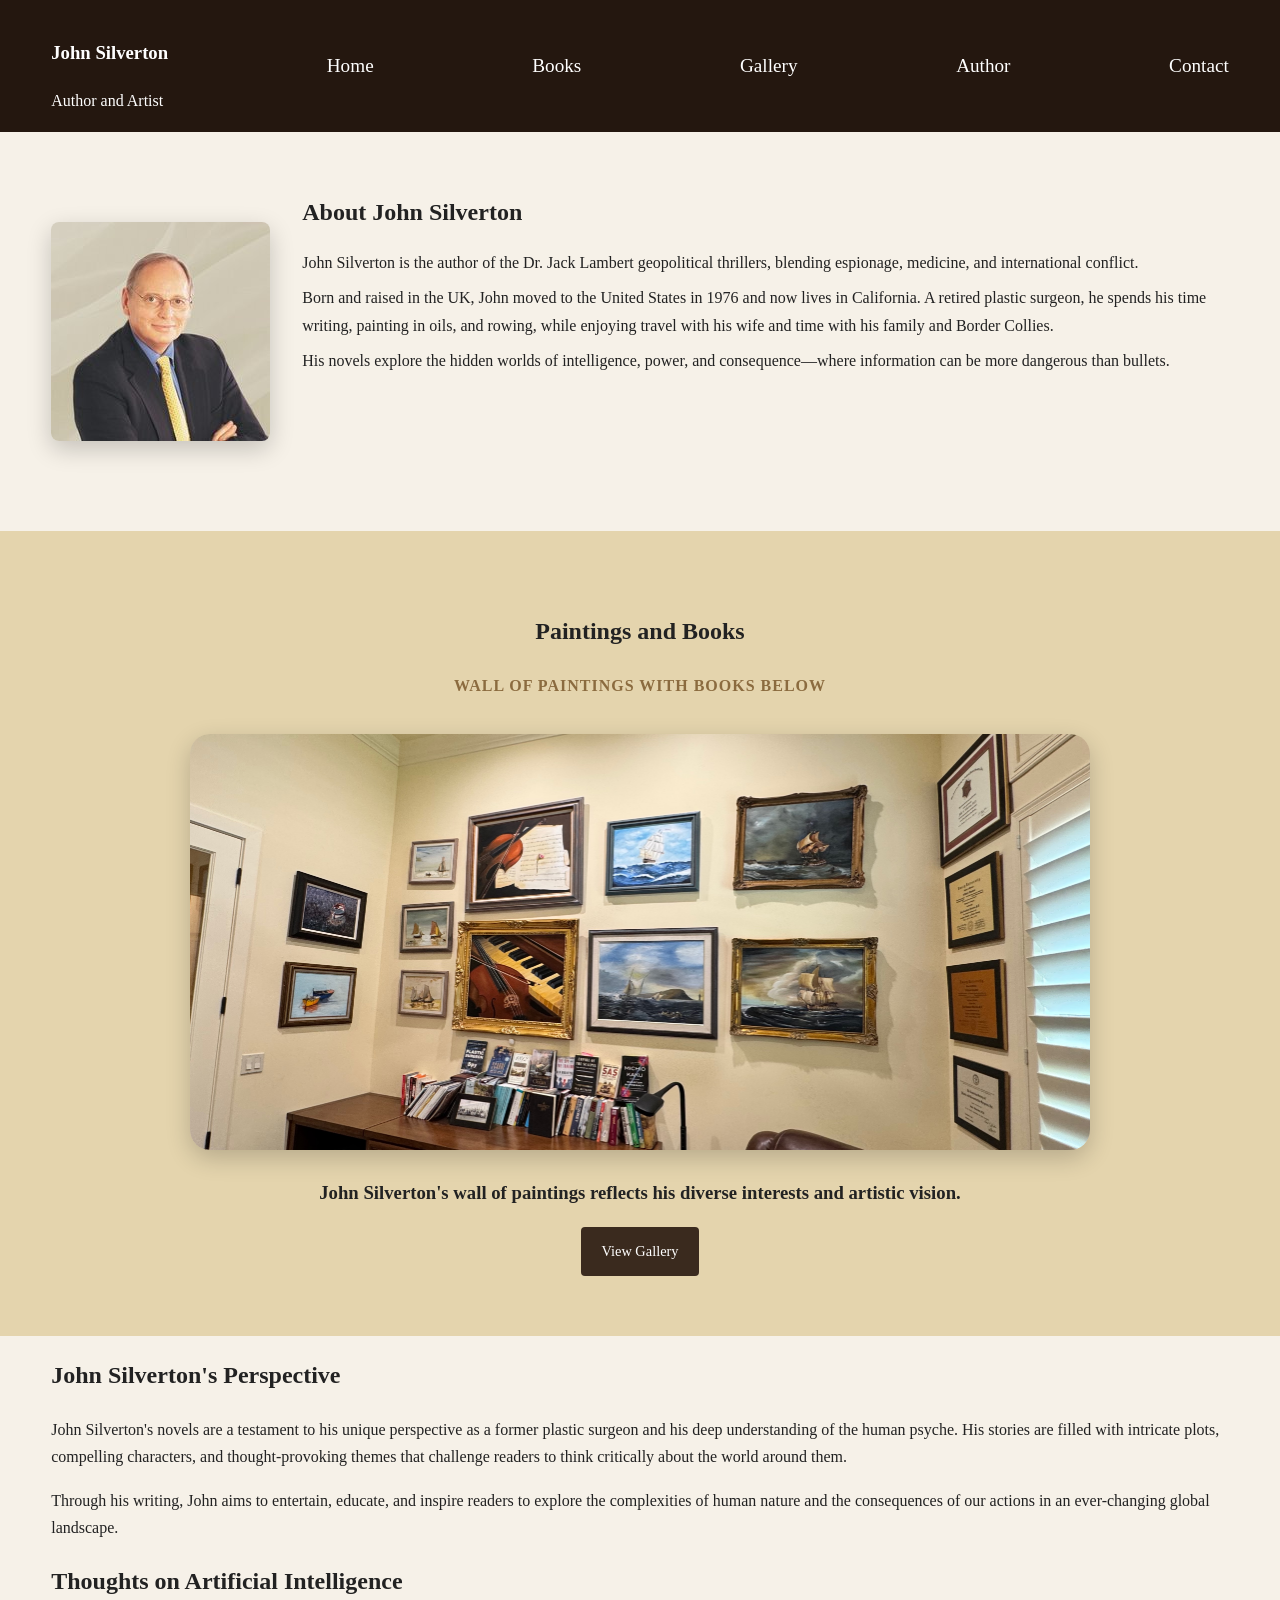
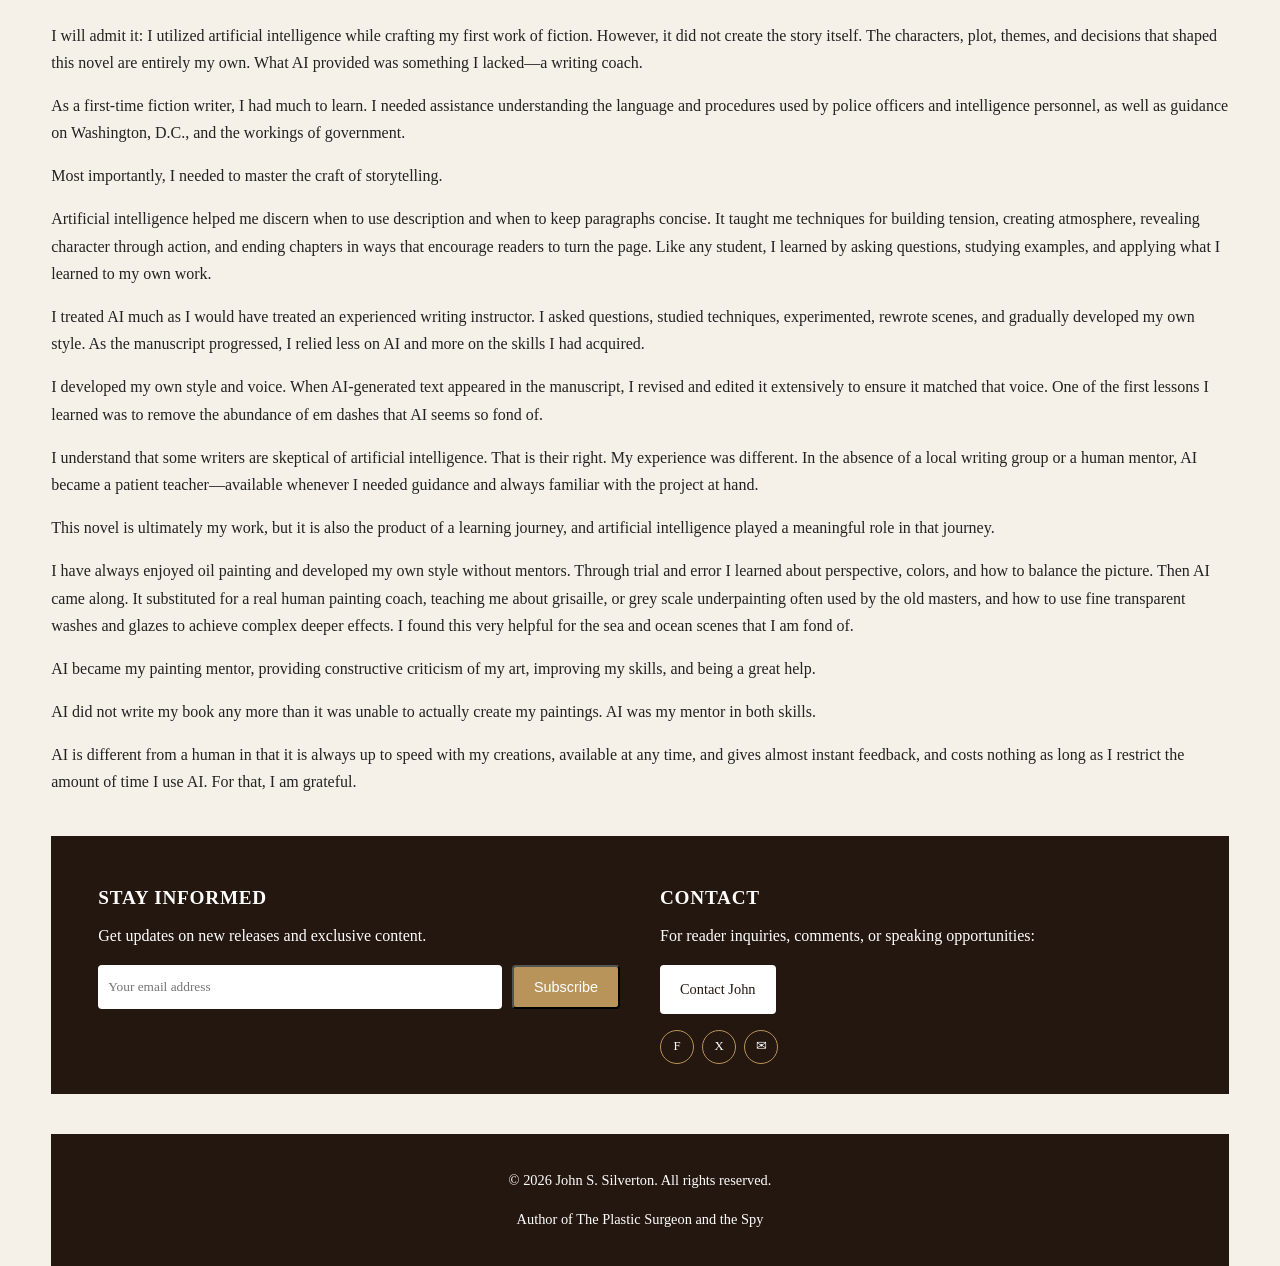
<file: author.html>
<!DOCTYPE html>
<html>
<head>
  <title>John Silverton</title>
  <meta name="viewport" content="width=device-width, initial-scale=1.0">
  <link rel="stylesheet" href="style.css">
</head>
<body>

<header>
  <div class="container nav">
    <div>
      <h3>John Silverton</h3>
      <div>Author and Artist</div>   
     
    </div>    
      <a href="index.html">Home</a>
      <a href="books.html">Books</a>
      <a href="gallery.html">Gallery</a>
      <a href="author.html">Author</a>
      <a href="contact.html">Contact</a>
    </nav>
  </div>
</header>

 
<section class="section">
  
  <div class="container author-layout">
    <div class="author-photo">
      <img src="Images/Silverton-picture.jpeg" alt="Author John Silverton">
    </div>

    <div class="author-text">
      <h1>About John Silverton</h1>

      <p>John Silverton is the author of the Dr. Jack Lambert geopolitical thrillers, blending espionage, medicine, and international conflict.</p>

      <p>Born and raised in the UK, John moved to the United States in 1976 and now lives in California. A retired plastic surgeon, he spends his time writing, painting in oils, and rowing, while enjoying travel with his wife and time with his family and Border Collies.</p>

      <p>His novels explore the hidden worlds of intelligence, power, and consequence—where information can be more dangerous than bullets.</p>
    </div>
  </div>
  
</section>


<section class="section-books-wall">

  <div class="container">

    <h2>Paintings and Books</h2>

    <p class="featured-label">
      Wall of paintings with books below
    </p>

    <div class="featured-painting-wall">

      <img src="Images/paintings/wall-photo.jpeg"
           alt="Wall of Paintings and books below"
           class="featured-painting-large">

    </div>

    <h3>
      John Silverton's wall of paintings reflects his diverse interests and artistic vision.
    </h3>

    <a href="gallery.html" class="btn btn-secondary">
      View Gallery
    </a>

  </div>

</section>

<section class="AI">
  <div class="container">

    <h2>John Silverton's Perspective</h2>

    <p>
      John Silverton's novels are a testament to his unique perspective as a former plastic surgeon and his deep understanding of the human psyche. His stories are filled with intricate plots, compelling characters, and thought-provoking themes that challenge readers to think critically about the world around them.
    </p>

    <p>
      Through his writing, John aims to entertain, educate, and inspire readers to explore the complexities of human nature and the consequences of our actions in an ever-changing global landscape.
    </p>

  </div>
<div
<section class="AI">
<div class="container">

    
      <h2>Thoughts on Artificial Intelligence</h2>

      <p>I will admit it: I utilized artificial intelligence while crafting my first work of fiction. However, it did not create the story itself. The characters, plot, themes, and decisions that shaped this novel are entirely my own. What AI provided was something I lacked—a writing coach.</p>

      <p>As a first-time fiction writer, I had much to learn. I needed assistance understanding the language and procedures used by police officers and intelligence personnel, as well as guidance on Washington, D.C., and the workings of government. </p> 

<p>Most importantly, I needed to master the craft of storytelling.</p> 

<p>Artificial intelligence helped me discern when to use description and when to keep paragraphs concise. It taught me techniques for building tension, creating atmosphere, revealing character through action, and ending chapters in ways that encourage readers to turn the page. Like any student, I learned by asking questions, studying examples, and applying what I learned to my own work.</p>

<p>I treated AI much as I would have treated an experienced writing instructor. I asked questions, studied techniques, experimented, rewrote scenes, and gradually developed my own style. As the manuscript progressed, I relied less on AI and more on the skills I had acquired.</p>

<p> I developed my own style and voice. When AI-generated text appeared in the manuscript, I revised and edited it extensively to ensure it matched that voice. One of the first lessons I learned was to remove the abundance of em dashes that AI seems so fond of.</p>

<p> I understand that some writers are skeptical of artificial intelligence. That is their right. My experience was different. In the absence of a local writing group or a human mentor, AI became a patient teacher—available whenever I needed guidance and always familiar with the project at hand.</p>

<p> This novel is ultimately my work, but it is also the product of a learning journey, and artificial intelligence played a meaningful role in that journey.</p>

<p> I have always enjoyed oil painting and developed my own style without mentors. Through trial and error I learned about perspective, colors, and how to balance the picture. Then AI came along. It substituted for a real human painting coach, teaching me about grisaille, or grey scale underpainting often used by the old masters, and how to use fine transparent washes and glazes to achieve complex deeper effects. I found this very helpful for the sea and ocean scenes that I am fond of.</p>

<p> AI became my painting mentor, providing constructive criticism of my art, improving my skills, and being a great help.</p>

<p> AI did not write my book any more than it was unable to actually create my paintings. AI was my mentor in both skills.</p>

<p> AI is different from a human in that it is always up to speed with my creations, available at any time, and gives almost instant feedback, and costs nothing as long as I restrict the amount of time I use AI. For that, I am grateful.</p>

   <section class="signup-strip">
  <div class="container signup-grid">

    <!-- Stay informed -->
    <div class="signup-column">
      <h2>Stay Informed</h2>
      <p>Get updates on new releases and exclusive content.</p>

      <form class="signup-form" action="#" method="post">
        <input
          type="email"
          name="email"
          placeholder="Your email address"
          required
        >
        <button type="submit" class="btn btn-amazon">Subscribe</button>
      </form>
    </div>

    <!-- Contact -->
    <div class="signup-column signup-contact">
      <h2>Contact</h2>
      <p>For reader inquiries, comments, or speaking opportunities:</p>

     <p>
<a href="mailto:john@silverton.net" class="btn btn-secondary">
  Contact John
</a>
</p>

      <div class="signup-social">
        <span class="social-icon">F</span>
        <span class="social-icon">X</span>
        <span class="social-icon">✉</span>
      </div>
    </div>

  </div>
</section>
<footer>


<div class="container">

    <p>© 2026 John S. Silverton. All rights reserved.</p>

    <p>
      Author of The Plastic Surgeon and the Spy
    </p>


</div>
</footer>


</body>
</html>
</file>
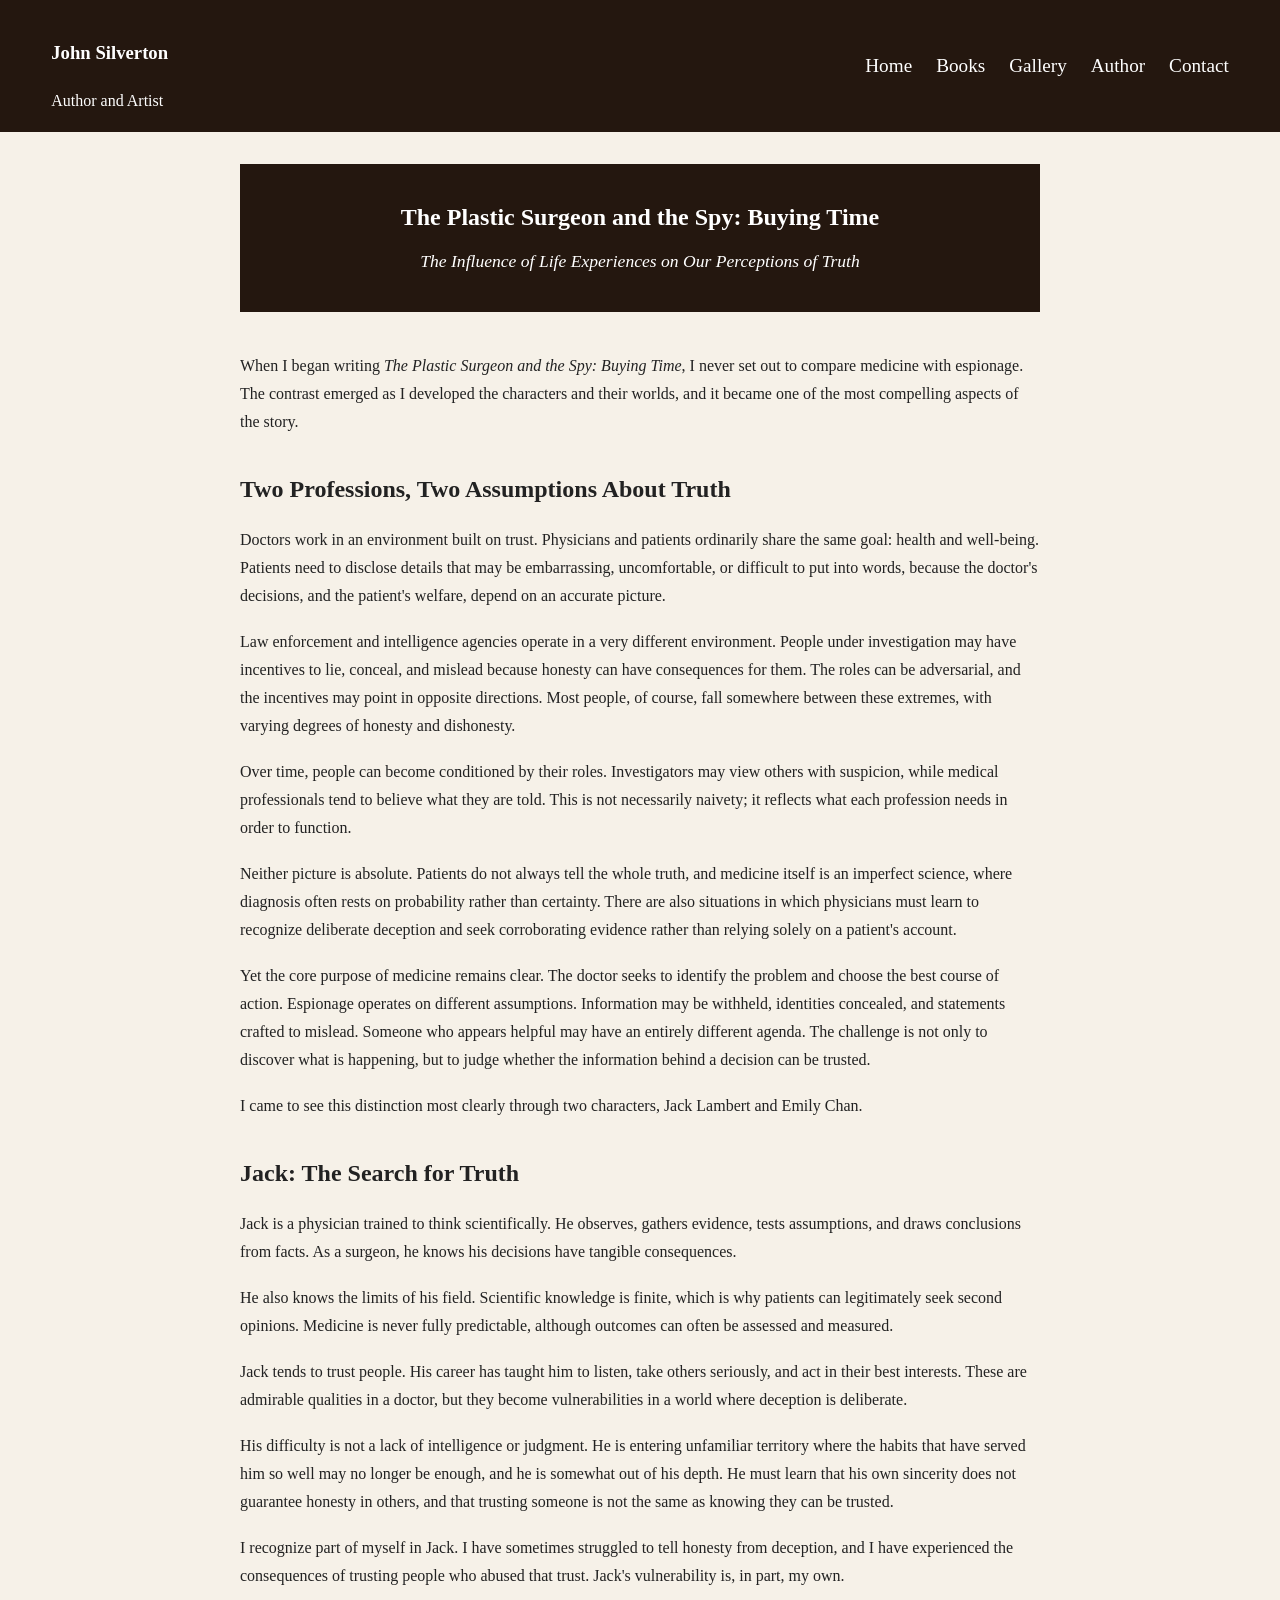
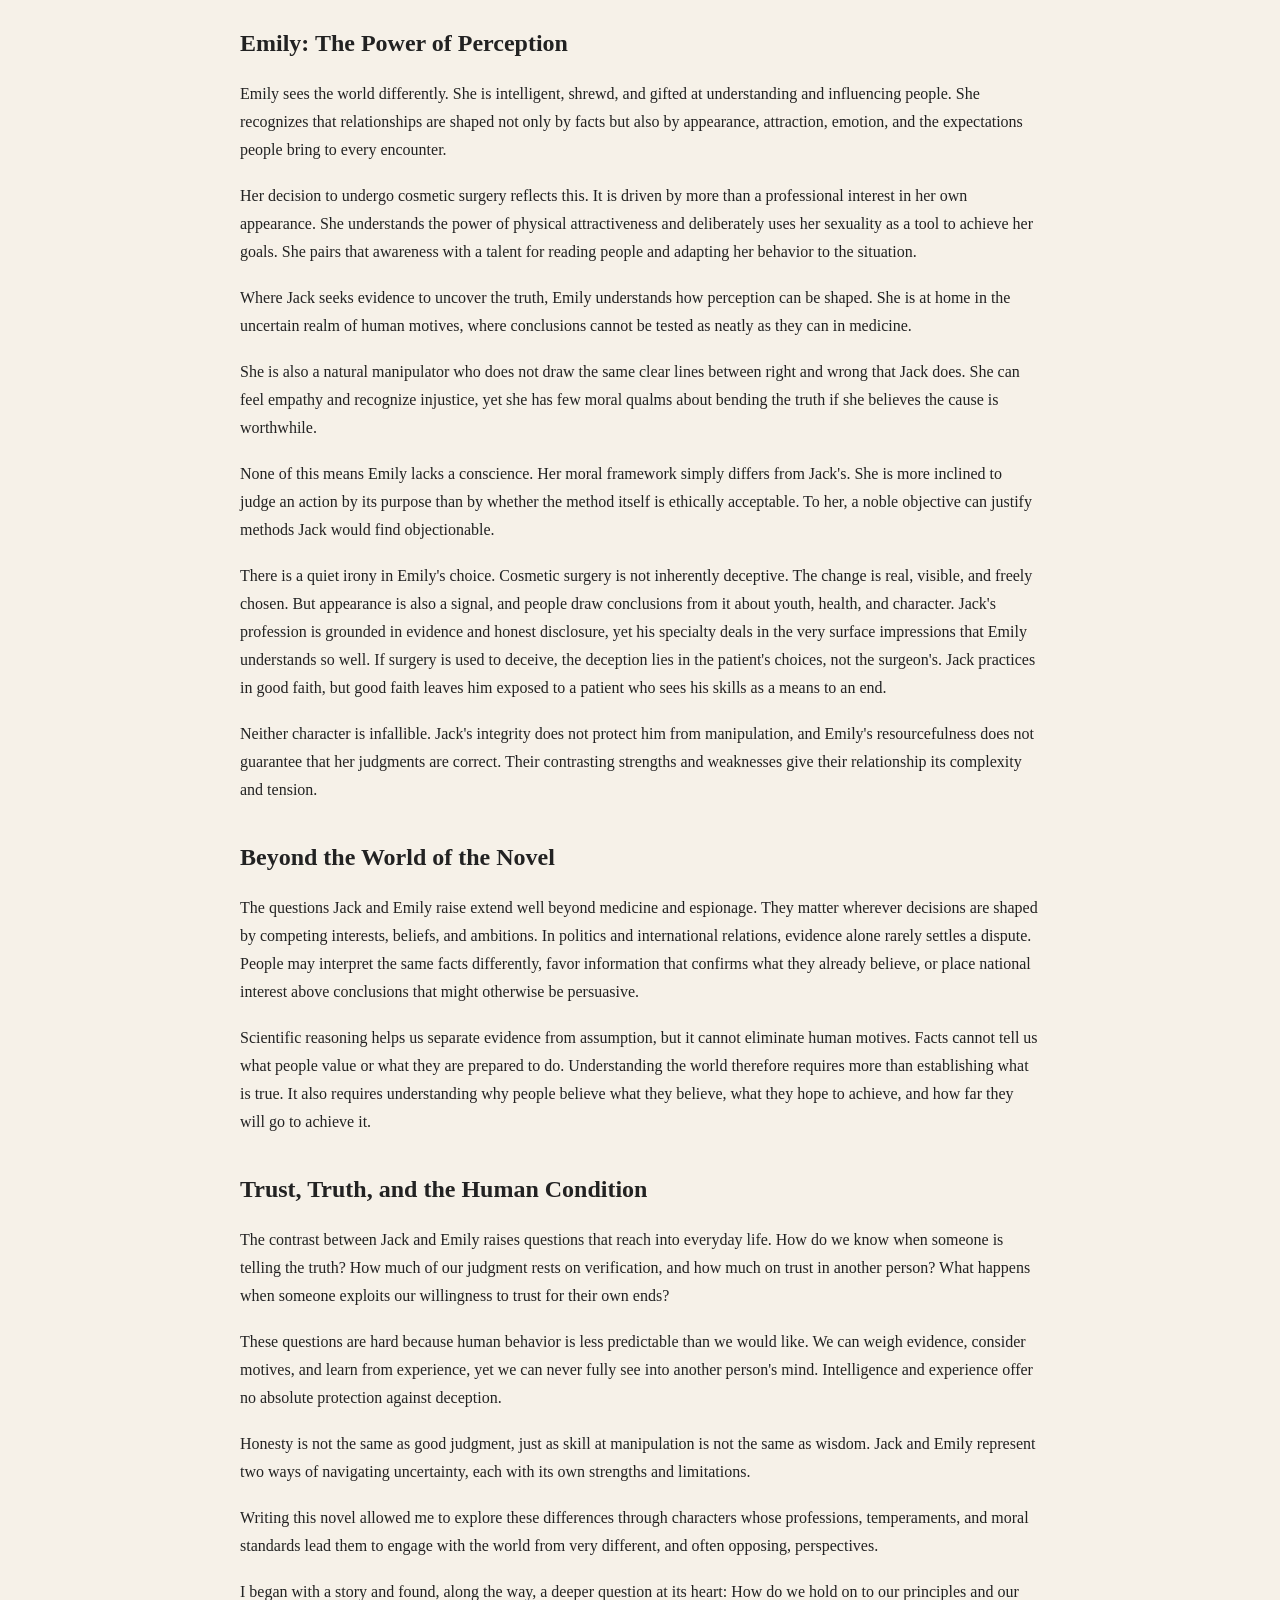
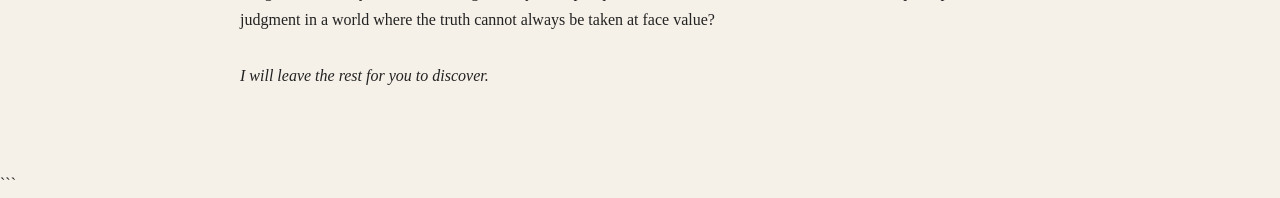
<file: buying-time.html>
<!DOCTYPE html>
<html lang="en">
<head>
  <meta charset="UTF-8">
  <title>Buying Time | John Silverton</title>
  <meta name="viewport" content="width=device-width, initial-scale=1.0">
  <link rel="stylesheet" href="style.css">
</head>
<body>

<header>
  <div class="container nav">
    <div>
      <h3>John Silverton</h3>
      <div>Author and Artist</div>
    </div>

    <nav>
      <a href="index.html">Home</a>
      <a href="books.html">Books</a>
      <a href="gallery.html">Gallery</a>
      <a href="author.html">Author</a>
      <a href="contact.html">Contact</a>
    </nav>
  </div>
</header>


<main class="container">
  <article class="essay">
    <header class="essay-header">
      <h1>The Plastic Surgeon and the Spy: Buying Time</h1>
      <p class="essay-subtitle">
        The Influence of Life Experiences on Our Perceptions of Truth
      </p>
    </header>

    <section>
      
      <p>
        When I began writing <em>The Plastic Surgeon and the Spy:
        Buying Time</em>, I never set out to compare medicine with
        espionage. The contrast emerged as I developed the characters
        and their worlds, and it became one of the most compelling
        aspects of the story.    
      </p>

      <h2>Two Professions, Two Assumptions About Truth</h2>

      <p>
        Doctors work in an environment built on trust. Physicians
        and patients ordinarily share the same goal: health and
        well-being. Patients need to disclose details that may be
        embarrassing, uncomfortable, or difficult to put into words,
        because the doctor's decisions, and the patient's welfare,
        depend on an accurate picture.
      </p>

      <p>
        Law enforcement and intelligence agencies operate in a very
        different environment. People under investigation may have
        incentives to lie, conceal, and mislead because honesty can
        have consequences for them. The roles can be adversarial,
        and the incentives may point in opposite directions. Most
        people, of course, fall somewhere between these extremes,
        with varying degrees of honesty and dishonesty.
      </p>

      <p>
        Over time, people can become conditioned by their roles.
        Investigators may view others with suspicion, while medical
        professionals tend to believe what they are told. This is
        not necessarily naivety; it reflects what each profession
        needs in order to function.
      </p>

      <p>
        Neither picture is absolute. Patients do not always tell
        the whole truth, and medicine itself is an imperfect
        science, where diagnosis often rests on probability rather
        than certainty. There are also situations in which
        physicians must learn to recognize deliberate deception
        and seek corroborating evidence rather than relying solely
        on a patient's account.
      </p>

      <p>
        Yet the core purpose of medicine remains clear. The doctor
        seeks to identify the problem and choose the best course
        of action. Espionage operates on different assumptions.
        Information may be withheld, identities concealed, and
        statements crafted to mislead. Someone who appears helpful
        may have an entirely different agenda. The challenge is
        not only to discover what is happening, but to judge
        whether the information behind a decision can be trusted.
      </p>

      <p>
        I came to see this distinction most clearly through two
        characters, Jack Lambert and Emily Chan.
      </p>
    </section>

    <section>
      <h2>Jack: The Search for Truth</h2>

      <p>
        Jack is a physician trained to think scientifically. He
        observes, gathers evidence, tests assumptions, and draws
        conclusions from facts. As a surgeon, he knows his decisions
        have tangible consequences.
      </p>

      <p>
        He also knows the limits of his field. Scientific knowledge
        is finite, which is why patients can legitimately seek
        second opinions. Medicine is never fully predictable,
        although outcomes can often be assessed and measured.
      </p>

      <p>
        Jack tends to trust people. His career has taught him to
        listen, take others seriously, and act in their best
        interests. These are admirable qualities in a doctor, but
        they become vulnerabilities in a world where deception
        is deliberate.
      </p>

      <p>
        His difficulty is not a lack of intelligence or judgment.
        He is entering unfamiliar territory where the habits that
        have served him so well may no longer be enough, and he is
        somewhat out of his depth. He must learn that his own
        sincerity does not guarantee honesty in others, and that
        trusting someone is not the same as knowing they can be
        trusted.
      </p>

      <p>
        I recognize part of myself in Jack. I have sometimes
        struggled to tell honesty from deception, and I have
        experienced the consequences of trusting people who
        abused that trust. Jack's vulnerability is, in part,
        my own.
      </p>
    </section>

    <section>
      <h2>Emily: The Power of Perception</h2>

      <p>
        Emily sees the world differently. She is intelligent,
        shrewd, and gifted at understanding and influencing people.
        She recognizes that relationships are shaped not only by
        facts but also by appearance, attraction, emotion, and
        the expectations people bring to every encounter.
      </p>

      <p>
        Her decision to undergo cosmetic surgery reflects this.
        It is driven by more than a professional interest in her
        own appearance. She understands the power of physical
        attractiveness and deliberately uses her sexuality as
        a tool to achieve her goals. She pairs that awareness
        with a talent for reading people and adapting her behavior
        to the situation.
      </p>

      <p>
        Where Jack seeks evidence to uncover the truth, Emily
        understands how perception can be shaped. She is at home
        in the uncertain realm of human motives, where conclusions
        cannot be tested as neatly as they can in medicine.
      </p>

      <p>
        She is also a natural manipulator who does not draw the
        same clear lines between right and wrong that Jack does.
        She can feel empathy and recognize injustice, yet she has
        few moral qualms about bending the truth if she believes
        the cause is worthwhile.
      </p>

      <p>
        None of this means Emily lacks a conscience. Her moral
        framework simply differs from Jack's. She is more inclined
        to judge an action by its purpose than by whether the
        method itself is ethically acceptable. To her, a noble
        objective can justify methods Jack would find objectionable.
      </p>

      <p>
        There is a quiet irony in Emily's choice. Cosmetic surgery
        is not inherently deceptive. The change is real, visible,
        and freely chosen. But appearance is also a signal, and
        people draw conclusions from it about youth, health, and
        character. Jack's profession is grounded in evidence and
        honest disclosure, yet his specialty deals in the very
        surface impressions that Emily understands so well.
        If surgery is used to deceive, the deception lies in
        the patient's choices, not the surgeon's. Jack practices
        in good faith, but good faith leaves him exposed to a
        patient who sees his skills as a means to an end.
      </p>

      <p>
        Neither character is infallible. Jack's integrity does
        not protect him from manipulation, and Emily's
        resourcefulness does not guarantee that her judgments
        are correct. Their contrasting strengths and weaknesses
        give their relationship its complexity and tension.
      </p>
    </section>

    <section>
      <h2>Beyond the World of the Novel</h2>

      <p>
        The questions Jack and Emily raise extend well beyond
        medicine and espionage. They matter wherever decisions
        are shaped by competing interests, beliefs, and ambitions.
        In politics and international relations, evidence alone
        rarely settles a dispute. People may interpret the same
        facts differently, favor information that confirms what
        they already believe, or place national interest above
        conclusions that might otherwise be persuasive.
      </p>

      <p>
        Scientific reasoning helps us separate evidence from
        assumption, but it cannot eliminate human motives.
        Facts cannot tell us what people value or what they are
        prepared to do. Understanding the world therefore
        requires more than establishing what is true. It also
        requires understanding why people believe what they
        believe, what they hope to achieve, and how far they
        will go to achieve it.
      </p>
    </section>

    <section>
      <h2>Trust, Truth, and the Human Condition</h2>

      <p>
        The contrast between Jack and Emily raises questions
        that reach into everyday life. How do we know when
        someone is telling the truth? How much of our judgment
        rests on verification, and how much on trust in another
        person? What happens when someone exploits our willingness
        to trust for their own ends?
      </p>

      <p>
        These questions are hard because human behavior is less
        predictable than we would like. We can weigh evidence,
        consider motives, and learn from experience, yet we can
        never fully see into another person's mind. Intelligence
        and experience offer no absolute protection against
        deception.
      </p>

      <p>
        Honesty is not the same as good judgment, just as skill
        at manipulation is not the same as wisdom. Jack and Emily
        represent two ways of navigating uncertainty, each with
        its own strengths and limitations.
      </p>

      <p>
        Writing this novel allowed me to explore these differences
        through characters whose professions, temperaments, and
        moral standards lead them to engage with the world from
        very different, and often opposing, perspectives.
      </p>

      <p>
        I began with a story and found, along the way, a deeper
        question at its heart: How do we hold on to our principles
        and our judgment in a world where the truth cannot always
        be taken at face value?
      </p>

      <p class="essay-ending">
        I will leave the rest for you to discover.
      </p>
    </section>
  </article>
</main>


</body>
</html>
```
</file>
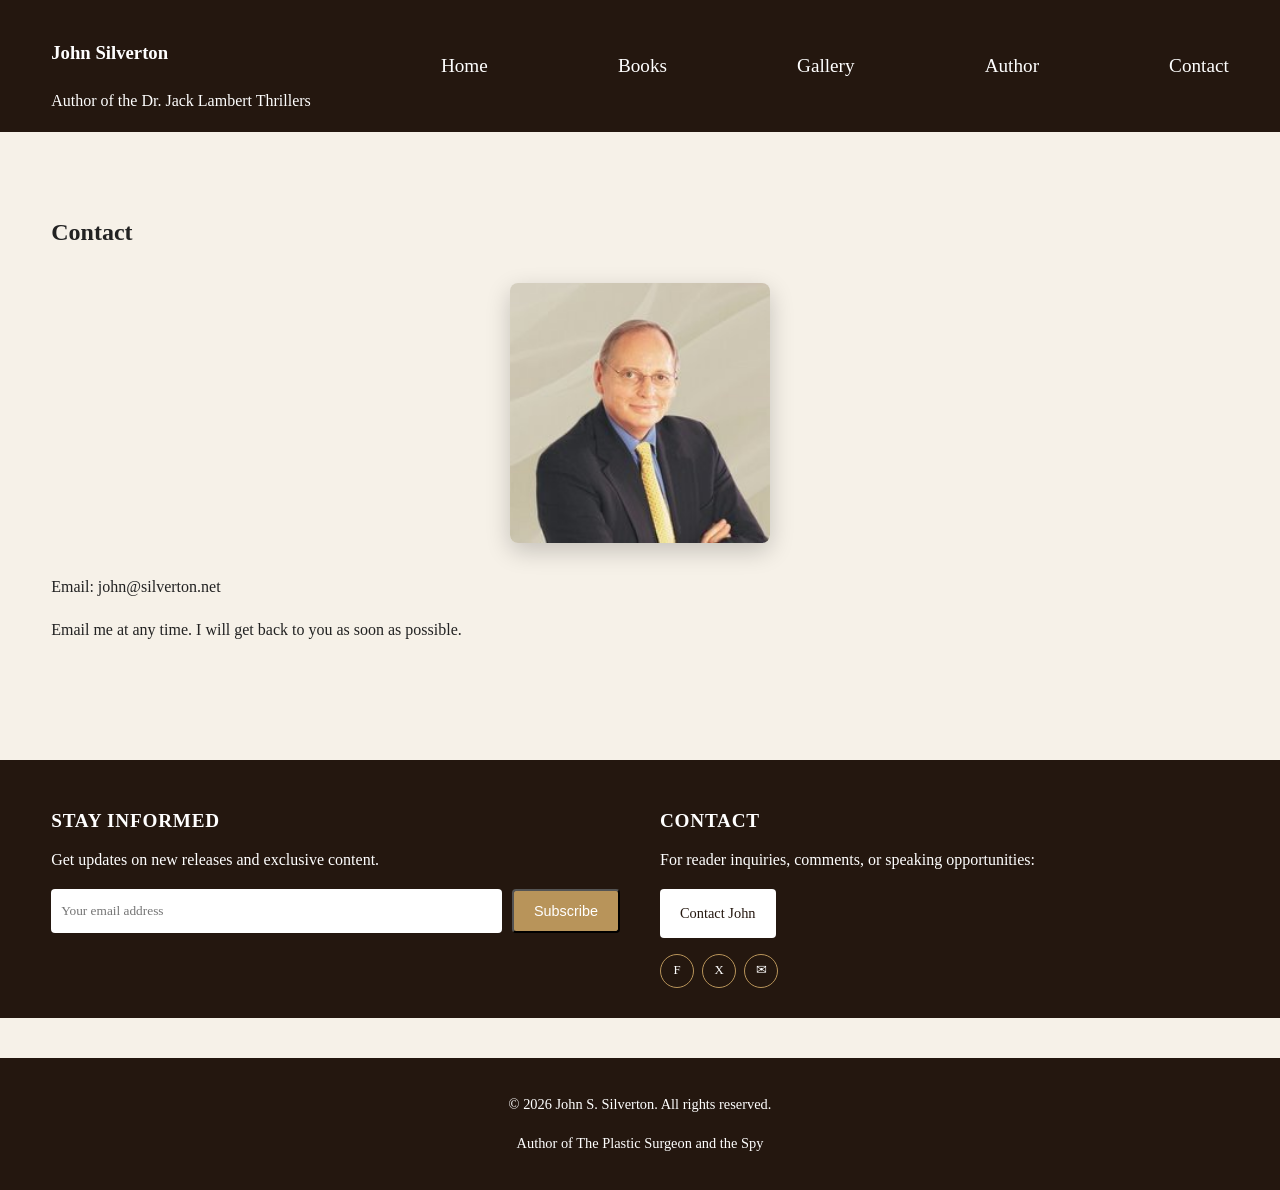
<file: contact.html>
<!DOCTYPE html>
<html>
<head>
  <title>John Silverton</title>
  <meta name="viewport" content="width=device-width, initial-scale=1.0">
  <link rel="stylesheet" href="style.css">
</head>
<body>

<header>
  <div class="container nav">
    <div>
      <h3>John Silverton</h3>
      <div>Author of the Dr. Jack Lambert Thrillers</div>
    </div>    
      <a href="index.html">Home</a>
      <a href="books.html">Books</a>
      <a href="gallery.html">Gallery</a>
      <a href="author.html">Author</a>
      <a href="contact.html">Contact</a>
    </nav>
  </div>
</header>
  
  <section class='section'><div class='container'><h2>Contact</h2>
    <div class="author-photo">
      <img src="Images/Silverton-picture.jpeg" alt="Author John Silverton">
    </div>

    <p>Email: john@silverton.net</p>

    <p>Email me at any time. I will get back to you as soon as possible.</p>


  </section>

<section class="signup-strip">
  <div class="container signup-grid">

    <!-- Stay informed -->
    <div class="signup-column">
      <h2>Stay Informed</h2>
      <p>Get updates on new releases and exclusive content.</p>

      <form class="signup-form" action="#" method="post">
        <input
          type="email"
          name="email"
          placeholder="Your email address"
          required
        >
        <button type="submit" class="btn btn-amazon">Subscribe</button>
      </form>
    </div>

    <!-- Contact -->
    <div class="signup-column signup-contact">
      <h2>Contact</h2>
      <p>For reader inquiries, comments, or speaking opportunities:</p>

     <p>
<a href="mailto:john@silverton.net" class="btn btn-secondary">
  Contact John
</a>
</p>

      <div class="signup-social">
        <span class="social-icon">F</span>
        <span class="social-icon">X</span>
        <span class="social-icon">✉</span>
      </div>
    </div>

  </div>
</section>
<footer>


<div class="container">

    <p>© 2026 John S. Silverton. All rights reserved.</p>

    <p>
      Author of The Plastic Surgeon and the Spy
    </p>


</div>
</footer>


</body>
</html>
</file>
<file: style.css>
body {
  margin: 0;
  font-family: Georgia, serif;
  background: #f6f1e8;
  color: #222;
  line-height: 1.7;
}

/* Header and navigation */
header {
  background: #24170f;
  color: #fff;
  padding: 18px 0;
}

footer {
  background: #24170f;
  color: #fff;
  padding: 20px;
  text-align: center;
  margin-top: 40px;
  font-size: 0.9rem;
}

.section {
  padding: 60px 0;
}

.container {
  width: 92%;
  max-width: 1200px;
  margin: auto;
}

.nav {
  display: flex;
  justify-content: space-between;
  align-items: center;
}

.nav a {
  color: #fff;
  text-decoration: none;
  margin-left: 20px;
  font-size: 1.2rem;        /* larger than default */
  padding: 6px 0;         /* vertical padding for touch targets */
}

/* Hero background section (image + text to the right) */
.hero {
    background-image: url('Images/Silverton-cozy-Library-scene.png');
    background-size: cover;
    background-position: center right;
    background-repeat: no-repeat;

    min-height: 700px;

    display: flex;
    align-items: center;

    position: relative;
}

/* Optional dark overlay for readability */
.hero::before {
  content: "";
  position: absolute;
  inset: 0;
  background: rgba(0, 0, 0, 0.25);
  z-index: 1;
}

/* Text box on top of the background */
.hero-content {
  position: relative;
  z-index: 2;

  max-width: 520px;
  margin-left: 40%;
  padding: 40px;

  background: rgba(0, 0, 0, 0.45);
  color: white;
  border-radius: 8px;
}

.hero h1 {
  font-size: 3rem;
  margin-bottom: 10px;
}

.hero .tagline {
  font-size: 1.4rem;
  margin-bottom: 20px;
}

/* Solid-color hero strip */
.hero-solid {
  background: #3a2a1e;
  color: #fff;
  padding: 100px 0;
}

.hero-solid h1 {
  font-size: 4rem;
  margin: 0;
}


/* Wall of books background */
.section-books-wall {
  background: #e4d4ad;   /* slightly darker / warmer */
  padding-top: 60px;
  padding-bottom: 60px;
}


/* Books page background */
.section-books {
  background: #e4d4ad;   /* slightly darker / warmer */
  padding-top: 60px;
  padding-bottom: 60px;
}

/* Author page layout */
.author-layout {
  display: flex;
  gap: 32px;
  align-items: flex-start;
  flex-wrap: wrap;
}

.author-photo img {
  max-width: 260px;
  width: 100%;
  height: auto;
  border-radius: 8px;
  margin: 30px auto;
  box-shadow: 0 8px 25px rgba(0,0,0,.20);
  display: block;
}

.author-text {
  flex: 1 1 260px;
}

.author-text h1 {
  margin-top: 0;
  margin-bottom: 16px;
}

.author-text p {
  margin: 8px 0;
}

/* Stack photo and text on small screens */
@media (max-width: 700px) {
  .author-layout {
    flex-direction: column;
  }

  .author-photo img {
    max-width: 100%;
  }
}

/* Cards container: lays out book cards in a grid */
.cards {
  display: grid;
  grid-template-columns: repeat(auto-fit, minmax(260px, 1fr));
  gap: 32px;
  margin-top: 32px;
}

/* Each book card */
.card {
  background: #fff;
  border: 1px solid #ddd;
  border-radius: 8px;
  padding: 24px;
  box-shadow: 0 4px 12px rgba(0, 0, 0, 0.06);
}

/* Book cover images inside cards */
.book-cover {
  width: 100%;
  max-width: 260px;
  height: auto;
  display: block;
  margin: 0 auto 16px;
}

/* Headings inside cards */
.card h2 {
  font-size: 1.4rem;
  margin: 8px 0;
}

.card h3 {
  font-size: 1.1rem;
  margin: 4px 0;
  color: #555;
}

.card h4 {
  font-size: 1rem;
  margin: 2px 0;
  color: #777;
}

/* Paragraphs inside cards */
.card p {
  margin: 8px 0;
}

/* Actions area (buttons under each book) */
.card-actions {
  margin-top: 16px;
  display: flex;
  flex-wrap: wrap;
  gap: 10px;
}

.card-actions .learn-more {
  flex-basis: 100%;
}

/* Base button style (shape and padding) */
.btn {
  display: inline-block;
  background: #b8945a;   /* default gold-ish primary */
  color: #fff;
  padding: 12px 20px;
  text-decoration: none;
  border-radius: 4px;
  font-size: 0.9rem;
}

/* Amazon-style primary button */
.btn-amazon {
  background: #ff9900;
  color: #111;
}

/* Dark blue secondary buttons */
.btn-secondary {
  background: #1f3b5c;   /* deep blue */
  color: #fff;
  border: none;
}

/* Optional hover for all buttons */
.btn:hover,
.btn-amazon:hover,
.btn-secondary:hover {
  filter: brightness(1.05);
}

.featured-book {
  background: #f7f4ef;
  padding: 80px 0;
}

.featured-book-container {
  max-width: 1100px;
  margin: 0 auto;

  display: flex;
  align-items: center;
  gap: 50px;

  padding: 0 20px;
}

.featured-book-cover img {
  width: 280px;

  border-radius: 6px;

  box-shadow: 0 8px 25px rgba(0,0,0,.25);
}

.featured-book-text {
  flex: 1;
}

.featured-label {
  color: #8b6b3f;

  font-weight: bold;

  letter-spacing: 1px;

  text-transform: uppercase;

  margin-bottom: 10px;
}

.featured-book h2 {
  font-size: 2.5rem;

  margin-top: 0;

  margin-bottom: 20px;
}

.featured-tagline {
  font-size: 1.25rem;

  font-style: italic;

  margin-bottom: 20px;
}

.featured-painting-small {
  width: 280px;
  margin-top: 25px;

  border-radius: 6px;

  box-shadow: 0 8px 25px rgba(0,0,0,.20);
}

.featured-painting-large {
  width: 900px;
  margin-top: 25px;

  border-radius: 20px;

  box-shadow: 0 8px 25px rgba(0,0,0,.20);
}

.section-books-wall {
  text-align: center;
  padding: 60px 0;
}

.featured-painting-wall {
  text-align: center;
}

.featured-painting-large {
  width: 900px;
  max-width: 100%;
  height: auto;

  border-radius: 20px;

  box-shadow: 0 8px 25px rgba(0,0,0,.20);
}

.featured-painting {
  background: #efe8db;
  padding: 80px 0;
}

.featured-painting-container {
  max-width: 1100px;
  margin: 0 auto;

  display: flex;
  align-items: center;
  gap: 50px;

  padding: 0 20px;
}


.featured-painting-image img {
  width: 350px;
  max-width: 100%;

  border-radius: 6px;

  box-shadow: 0 8px 25px rgba(0,0,0,.25);
}

.featured-painting-text {
  flex: 1;
}

.featured-painting-text h2 {
  margin-top: 0;
  font-size: 2.4rem;
}

.section-series {
  background: #efe8db;
  padding: 50px 0;
  text-align: center;
}

/* Signup & contact strip */
.signup-strip {
  background: #24170f;           /* same as header/footer for continuity */
  color: #fff;
  padding: 30px 0;
  margin-top: 40px;
}

.signup-grid {
  display: flex;
  gap: 40px;
  align-items: flex-start;
  justify-content: space-between;
  flex-wrap: wrap;
}

.signup-column {
  flex: 1 1 260px;
}

.signup-column h2 {
  text-transform: uppercase;
  font-size: 1.2rem;
  letter-spacing: 0.04em;
  margin-bottom: 8px;
}

.signup-column p {
  margin: 6px 0 16px;
}

/* Email form */
.signup-form {
  display: flex;
  flex-wrap: wrap;
  gap: 10px;
}

.signup-form input[type="email"] {
  flex: 1 1 220px;
  padding: 6px 10px;
  border-radius: 4px;
  border: none;
  font-family: inherit;
}

/* Social icons */
.signup-social {
  margin-top: 16px;
  display: flex;
  gap: 8px;
}

.social-icon {
  width: 32px;
  height: 32px;
  border-radius: 50%;
  border: 1px solid #b8945a;
  display: flex;
  align-items: center;
  justify-content: center;
  font-size: 0.8rem;
}

.book-actions {
  margin-top: 30px;
}

.release-date {
  font-size: 1.1rem;
  font-weight: bold;

  color: #8b6b3f;

  margin-bottom: 20px;
}

.action-buttons {
  display: flex;
  gap: 12px;
  flex-wrap: wrap;
}

.signup-contact .btn-secondary {
  background: white;
  color: #24170f;
}

.btn-secondary {
  background: #3a2a1e;
  color: white;
}

.btn-amazon {
  background: #b8945a;
  color: white;
}


.gallery-grid {
  display: grid;
  grid-template-columns: repeat(3, 1fr);
  gap: 30px;
  margin: 30px 0;
}

.gallery-item {
  text-align: center;
}

.gallery-item img {
  width: 100%;

  border-radius: 6px;

  box-shadow: 0 8px 20px rgba(0,0,0,.2);

  transition: transform 0.3s ease;
}

.gallery-item img:hover {
  transform: scale(1.03);
}

.gallery-item p {
  margin-top: 12px;

  font-weight: 600;
}

.gallery-item {
  background: white;
  padding: 15px;
  border-radius: 8px;
  box-shadow: 0 3px 10px rgba(0,0,0,.1);
  text-align: center;
}


/* Responsive adjustments for signup strip */
@media (max-width: 700px) {
  .signup-grid {
    flex-direction: column;
    gap: 24px;
  }

  .signup-form {
    flex-direction: column;
    align-items: stretch;
  }

  .signup-form input[type="email"],
  .signup-form .btn {
    width: 100%;
  }
}

.action-buttons {
  flex-direction: column;
}

.action-buttons .btn {
  width: 100%;
  text-align: center;
}

/* Hero adjustments on narrower screens (tablets + phones) */
@media (max-width: 700px) {
  .hero h1 {
    font-size: 2.5rem;
  }

  .hero-content {
    margin-left: 5%;
    max-width: 90%;
  }
}



/* Nav and cards adjustments on small screens (phones) */
@media (max-width: 700px) {
  .nav {
    flex-direction: column;
    align-items: flex-start;
  }

  .nav a {
    margin-left: 0;
    margin-top: 8px;
    font-size: 1.1rem;
    padding: 8px 0;
  }

  .cards {
    grid-template-columns: 1fr;
  }

  .card {
    padding: 20px;
  }

  .book-cover {
    max-width: 220px;
  }
}

/* Buying Time essay */

.essay {
  max-width: 800px;
  margin: 0 auto;
  padding: 32px 0 48px;
  line-height: 1.75;
}

.essay-header {
  text-align: center;
  margin-bottom: 40px;
}

.essay-header h1 {
  line-height: 1.3;
  margin-bottom: 12px;
}

.essay-subtitle {
  font-size: 1.1rem;
  font-style: italic;
  margin-top: 0;
}

.essay section {
  margin-bottom: 32px;
}

.essay section h2 {
  margin-top: 32px;
  margin-bottom: 14px;
}

.essay p {
  margin-bottom: 18px;
}

.essay-ending {
  margin-top: 28px;
  font-style: italic;
}

@media (max-width: 600px) {
  .essay {
    padding: 20px 0 32px;
    line-height: 1.65;
  }

  .essay-header {
    margin-bottom: 28px;
  }
}
</file>
